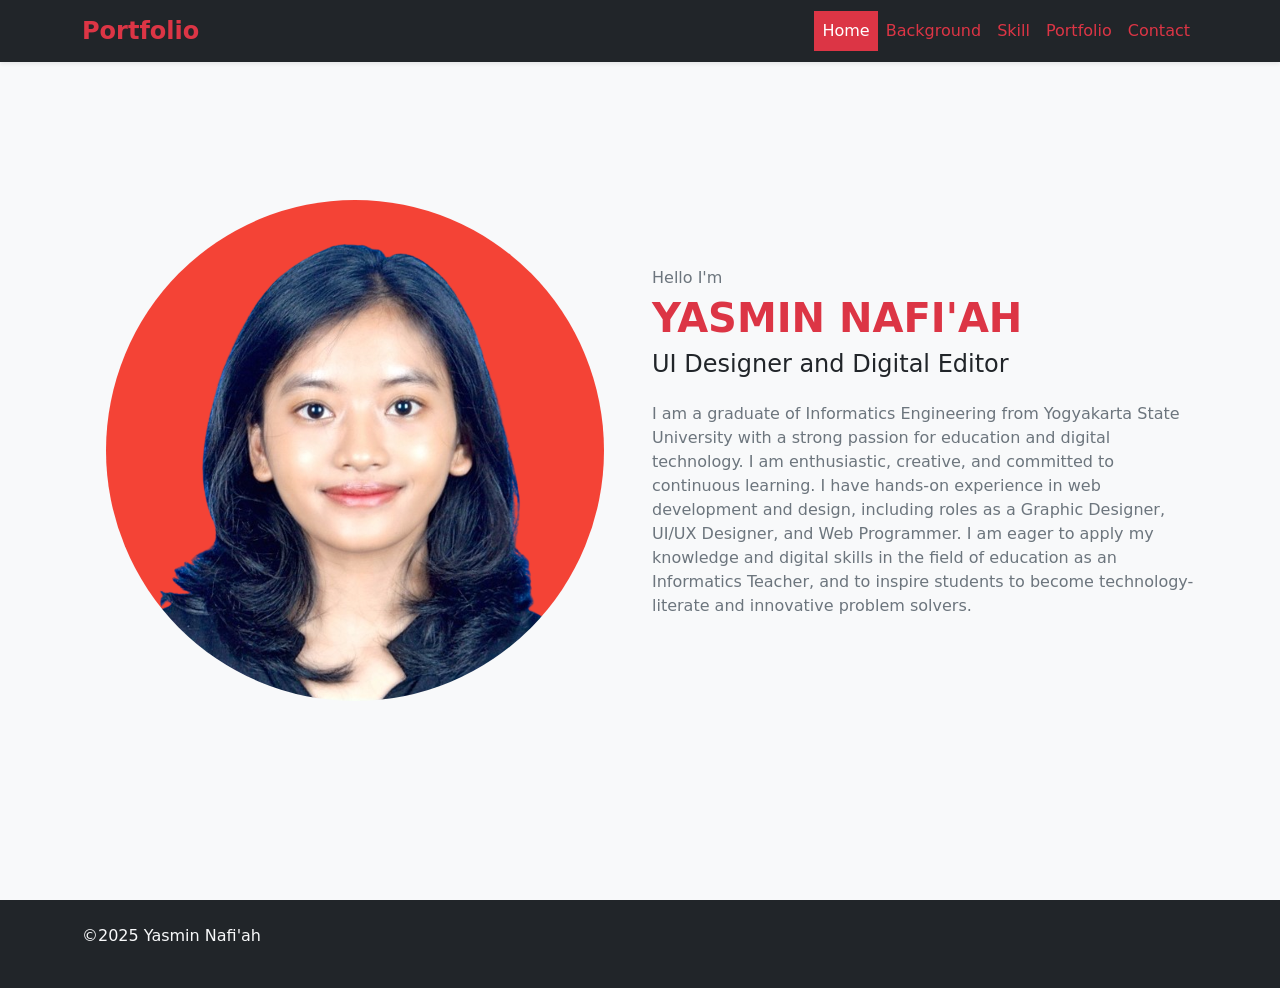
<file: Index.html>
<!DOCTYPE html>
<html lang="en">
<head>
    <meta charset="UTF-8">
    <meta http-equiv="X-UA-Compatible" content="IE=edge">
    <meta name="viewport" content="width=device-width, initial-scale=1.0">

    <title>Yasmin Nafi'ah</title>
    <link rel="stylesheet" href="css/font-awesome.min.css">
    <link rel="stylesheet" href="css/bootstrap.min.css">
    <link rel="stylesheet" href="Style.css">
</head>
<body class="bg-light">
    <!-- Navbar Start -->
    <nav class="navbar navbar-expand-lg navbar-light bg-dark shadow-sm fixed-top">
        <div class="container-lg">
          <a class="navbar-brand text-danger fw-bold fs-4" href="Index.html">Portfolio</a>
          <button class="navbar-toggler" type="button" data-bs-toggle="collapse" data-bs-target="#navbarNavAltMarkup" aria-controls="navbarNavAltMarkup" aria-expanded="false" aria-label="Toggle navigation">
            <span class="navbar-toggler-icon"></span>
          </button>
          <div class="collapse navbar-collapse" id="navbarNavAltMarkup">
            <div class="navbar-nav ms-auto">
              <a class="nav-link active bg-danger text-white" aria-current="page" href="Index.html">Home</a>
              <a class="nav-link text-danger" href="Background.html">Background</a>
              <a class="nav-link text-danger" href="Skill.html">Skill</a>
              <a class="nav-link text-danger" href="Portfolio.html">Portfolio</a>
              <a class="nav-link text-danger" href="Contact.html">Contact</a>
            </div>
          </div>
        </div>
      </nav>
    <!-- Navbar End -->

    <!-- Home Section Start-->
    <section class="home">
        <div class="container-lg">
            <div class="row min-vh-100 align-items-center align-content-center">
                <div class="col-md-6 mt-5 mt-md-0 order-md-first">
                    <div class="home-img text-center">
                        <img src="img/profile.png" class="rounded-circle mw-100" alt="profile img">
                    </div>
                </div>
                <div class="col-md-6 mt-5 mt-md-0 order-md-first">
                    <div class="home-text">
                        <p class="text-muted mb-1">Hello I'm</p>
                        <h1 class="text-danger text-uppercase fs-1 fw-bold">Yasmin Nafi'ah</h1>
                        <h2 class="fs-4">UI Designer and Digital Editor</h2>
                        <p class="mt-4 text-muted">I am a graduate of Informatics Engineering from Yogyakarta State University with a strong passion for education and digital technology. I 
                            am enthusiastic, creative, and committed to continuous learning. I have hands-on experience in web development and design, including 
                            roles as a Graphic Designer, UI/UX Designer, and Web Programmer. I am eager to apply my knowledge and digital skills in the field of 
                            education as an Informatics Teacher, and to inspire students to become technology-literate and innovative problem solvers.</p>
                    </div>
                </div>
            </div>
        </div>
    </section>
    <!-- Home Section End-->

    <!-- Footer Section Start-->
    <section class="bg-dark">
      <div class="container-lg py-4">
          <div class="row">
              <div class="col-xs-12 col-sm-6">
                  <p class="text-light">©2025 Yasmin Nafi'ah</p>
              </div>
          </div>
      </div>
    </section>
    <!-- Footer Section End-->

<script src="js/bootstrap.bundle.min.js"></script>
</body>
</html>
</file>
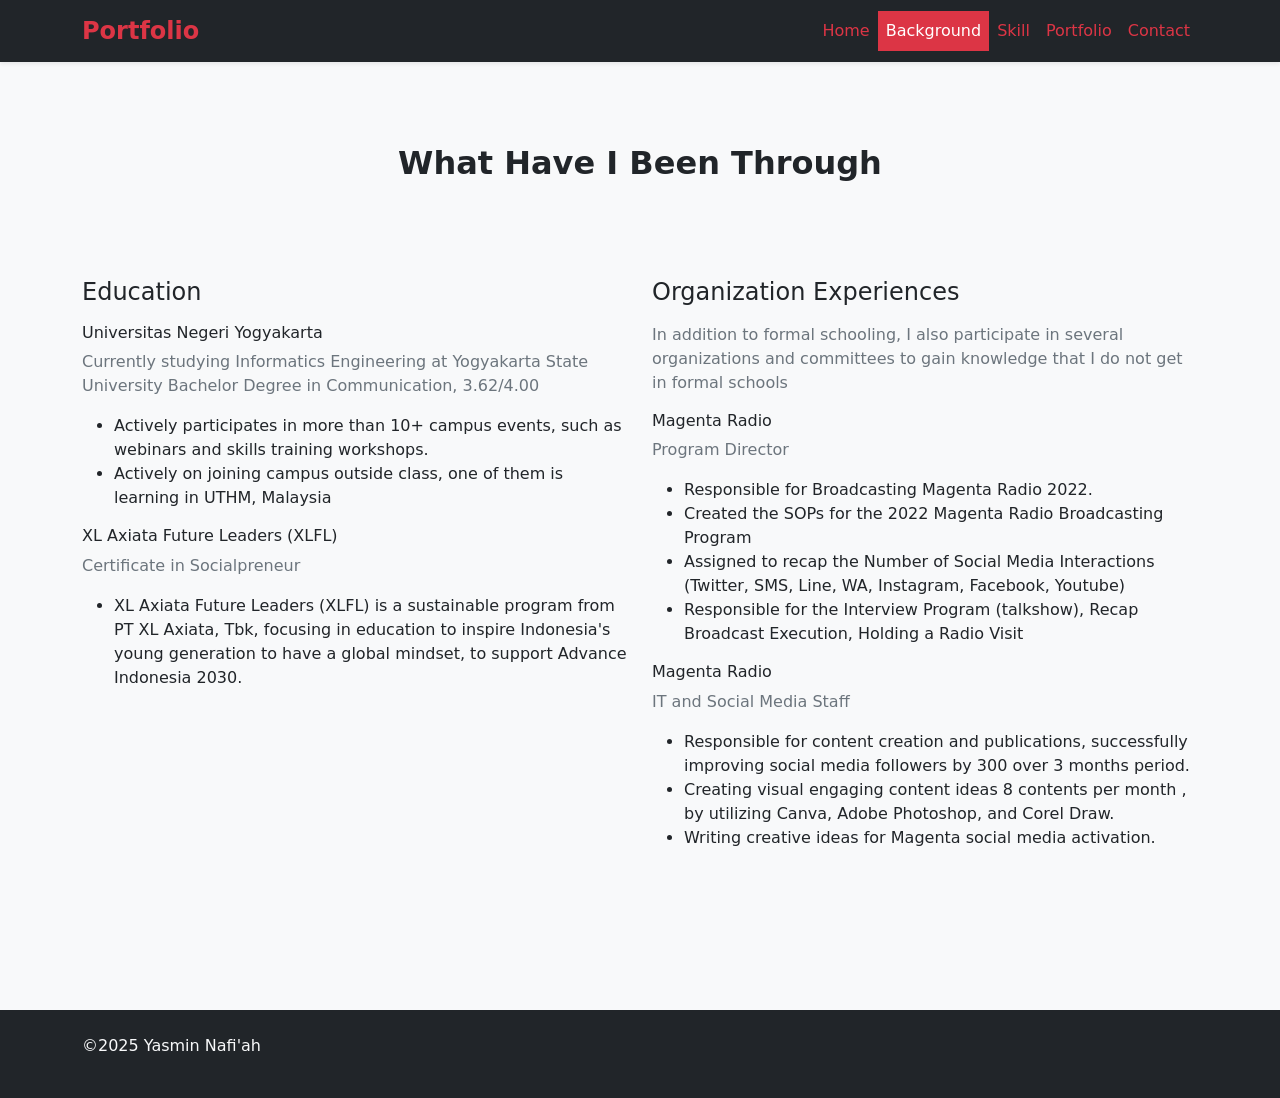
<file: Background.html>
<!DOCTYPE html>
<html lang="en">
<head>
    <meta charset="UTF-8">
    <meta http-equiv="X-UA-Compatible" content="IE=edge">
    <meta name="viewport" content="width=device-width, initial-scale=1.0">

    <title>Yasmin Nafi'ah Portfolio</title>
    <link rel="stylesheet" href="css/font-awesome.min.css">
    <link rel="stylesheet" href="css/bootstrap.min.css">
    <link rel="stylesheet" href="Style.css">
</head>
<body class="bg-light">
    <!-- Navbar Start -->
    <nav class="navbar navbar-expand-lg navbar-light bg-dark shadow-sm fixed-top">
        <div class="container-lg">
          <a class="navbar-brand text-danger fw-bold fs-4" href="Index.html">Portfolio</a>
          <button class="navbar-toggler" type="button" data-bs-toggle="collapse" data-bs-target="#navbarNavAltMarkup" aria-controls="navbarNavAltMarkup" aria-expanded="false" aria-label="Toggle navigation">
            <span class="navbar-toggler-icon"></span>
          </button>
          <div class="collapse navbar-collapse" id="navbarNavAltMarkup">
            <div class="navbar-nav ms-auto">
              <a class="nav-link text-danger" href="Index.html">Home</a> 
              <a class="nav-link active bg-danger text-white" aria-current="page" href="Background.html">Background</a>
              <a class="nav-link text-danger" href="Skill.html">Skill</a>
              <a class="nav-link text-danger" href="Portfolio.html">Portfolio</a>
              <a class="nav-link text-danger" href="Contact.html">Contact</a>
            </div>
          </div>
        </div>
      </nav>
    <!-- Navbar End -->

    <!-- About Section Start-->
    <section class="about py-5" id="about">
        <div class="container-lg py-5">
            <div class="row justify-content-center py-5">
                <div class="col-lg-8">
                    <div class="section-tittle text-center">
                        <h2 class="fw-bold mb-5">What Have I Been Through</h2>
                    </div>
                </div>
            </div>
            <div class="row">
                <div class="col-md-6">
                    <div class="about-text">
                        <h3 class="fs-4 mb-3">Education</h3>
                    </div>
                        <ul style="padding-left: 0px;">
                            <h6>Universitas Negeri Yogyakarta</h6>
                            <p class="text-muted"> Currently studying Informatics Engineering at Yogyakarta State University Bachelor Degree in Communication, 3.62/4.00 
                            </p>
                        </ul>
                        <ul class="list-style">
                           
                            <li>Actively participates in more than 10+ campus events, such as webinars and skills training workshops.</li> 
                            <li>Actively on joining campus outside class, one of them is learning in UTHM, Malaysia</li>
                        </ul>

                        <ul style="padding-left: 0px;">
                            <h6>XL Axiata Future Leaders (XLFL)</h6>
                            <p class="text-muted"> Certificate in Socialpreneur
                            </p>
                        </ul>
                        <ul class="list-style">
                           
                            <li>XL Axiata Future Leaders (XLFL) is a sustainable program from PT XL Axiata, Tbk, focusing in education to inspire Indonesia's young 
                                generation to have a global mindset, to support Advance Indonesia 2030. </li> 
                        </ul>                        
                </div>
                <div class="col-md-6 pb-5">
                    <div class="about-text">
                        <h3 class="fs-4 mb-3">Organization Experiences</h3>
                        <p class="text-muted">In addition to formal schooling, I also participate in several organizations and committees to gain knowledge that I do not get in formal schools</p>
                    </div>
                        <ul style="padding-left: 0px;">
                            <h6>Magenta Radio</h6>
                            <p class="text-muted"> Program Director </p>
                        </ul>
                        <ul class="list-style">
                            <li>Responsible for Broadcasting Magenta Radio 2022.</li> 
                            <li>Created the SOPs for the 2022 Magenta Radio Broadcasting Program</li>
                            <li>Assigned to recap the Number of Social Media Interactions (Twitter, SMS, Line, WA, Instagram, Facebook, Youtube)                            </li>
                            <li>Responsible for the Interview Program (talkshow), Recap Broadcast Execution, Holding a Radio Visit</li>
                        </ul>
                        
                        <ul style="padding-left: 0px;">
                            <h6>Magenta Radio</h6>
                            <p class="text-muted"> IT and Social Media Staff </p>
                        </ul>
                        <ul class="list-style">
                            <li>Responsible for content creation and publications, successfully improving social media followers by 300 over 3 months period.</li> 
                            <li>Creating visual engaging content ideas 8 contents per month , by utilizing Canva, Adobe Photoshop, and Corel Draw.</li>
                            <li>Writing creative ideas for Magenta social media activation.</li>
                        </ul>
                </div>
            </div>
            
        </div>
    </section>
    <section class="freelancer-available bg-dark">
       
    </section>
    <!-- About Section End-->

    <!-- Footer Section Start-->
    <section class="bg-dark">
        <div class="container-lg py-4">
            <div class="row">
                <div class="col-xs-12 col-sm-6">
                    <p class="text-light">©2025 Yasmin Nafi'ah</p>
                </div>
            </div>
        </div>
      </section>
    <!-- Footer Section End-->

<script src="js/bootstrap.bundle.min.js"></script>
</body>
</html>
</file>
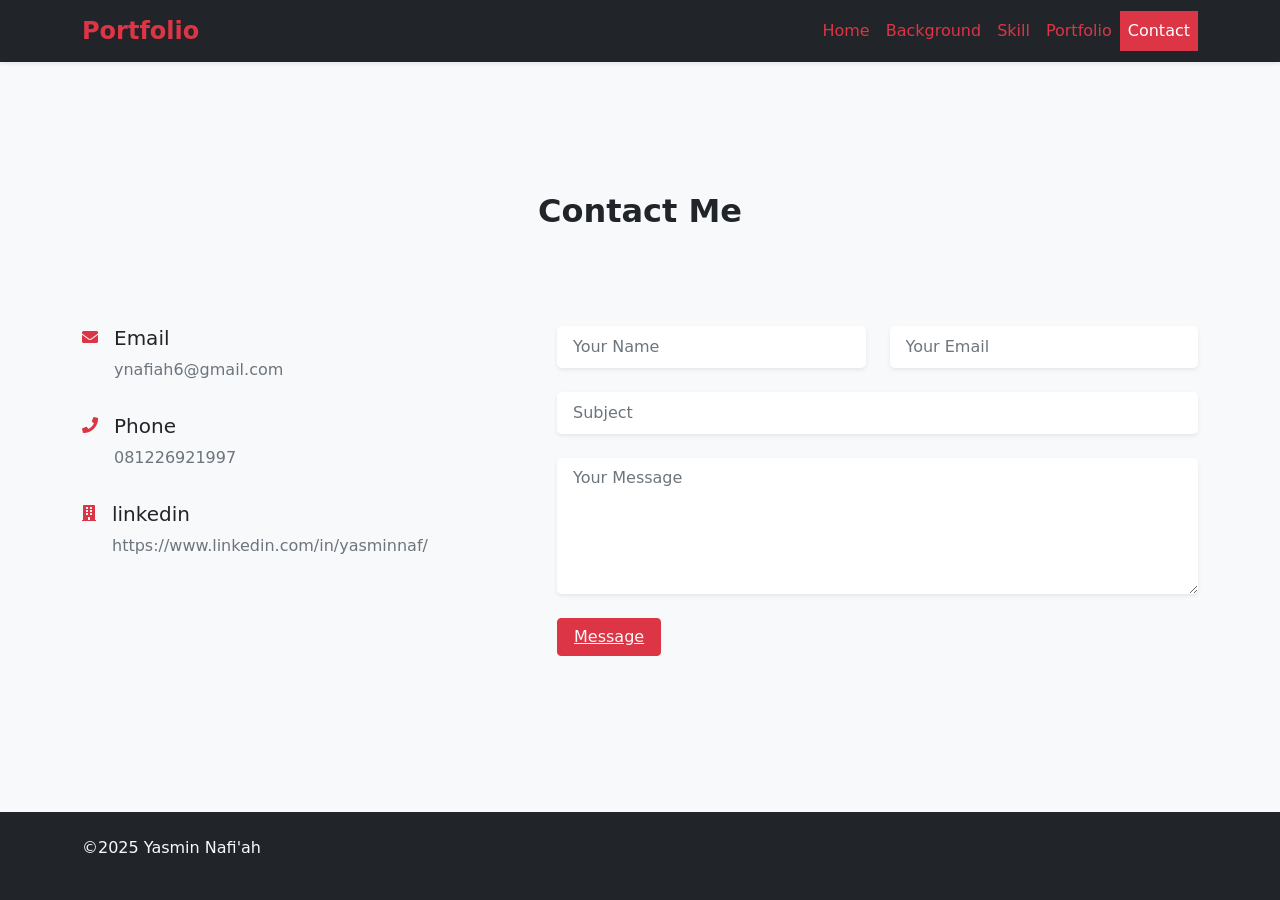
<file: Contact.html>
<!DOCTYPE html>
<html lang="en">
<head>
    <meta charset="UTF-8">
    <meta http-equiv="X-UA-Compatible" content="IE=edge">
    <meta name="viewport" content="width=device-width, initial-scale=1.0">

    <title>Yasmin Nafi'ah Portfolio</title>
    <link rel="stylesheet" href="css/font-awesome.min.css">
    <link rel="stylesheet" href="css/bootstrap.min.css">
</head>
<body class="bg-light">
    <!-- Navbar Start -->
    <nav class="navbar navbar-expand-lg navbar-light bg-dark shadow-sm fixed-top">
        <div class="container-lg">
          <a class="navbar-brand text-danger fw-bold fs-4" href="Index.html">Portfolio</a>
          <button class="navbar-toggler" type="button" data-bs-toggle="collapse" data-bs-target="#navbarNavAltMarkup" aria-controls="navbarNavAltMarkup" aria-expanded="false" aria-label="Toggle navigation">
            <span class="navbar-toggler-icon"></span>
          </button>
          <div class="collapse navbar-collapse" id="navbarNavAltMarkup">
            <div class="navbar-nav ms-auto">
              <a class="nav-link text-danger" href="Index.html">Home</a> 
              <a class="nav-link text-danger" href="Background.html">Background</a>
              <a class="nav-link text-danger" href="Skill.html">Skill</a>
              <a class="nav-link text-danger" href="Portfolio.html">Portfolio</a>
              <a class="nav-link active bg-danger text-white" aria-current="page" href="Contact.html">Contact</a>
            </div>
          </div>
        </div>
      </nav>
    <!-- Navbar End -->

    <!-- Contact Section Start-->
    <section class="contact my-5 py-5" id=""contact>
      <div class="container-lg py-5">
        <div class="row justify-content-center py-5">
          <div class="col-lg-8">
            <div class="section-tittle text-center">
              <h2 class="fw-bold mb-5">Contact Me</h2>
            </div>
          </div>
        </div>
        <div class="row">
          <div class="col-md-5">
            <div class="contact-item d-flex mb-3">
              <div class="icon">
                <i class="fas fa-envelope text-danger"></i>
              </div>
              <div class="text ms-3">
                <h3 class="fs-5">Email</h3>
                <p class="text-muted">ynafiah6@gmail.com</p>
              </div>
            </div>
            <div class="contact-item d-flex mb-3">
              <div class="icon">
                <i class="fas fa-phone text-danger"></i>
              </div>
              <div class="text ms-3">
                <h3 class="fs-5">Phone</h3>
                <p class="text-muted">081226921997</p>
              </div>
            </div>
            <div class="contact-item d-flex mb-3">
              <div class="icon">
                <i class="fas fa-building text-danger"></i>
              </div>
              <div class="text ms-3">
                <h3 class="fs-5">linkedin</h3>
                <p class="text-muted">https://www.linkedin.com/in/yasminnaf/</p>
              </div>
            </div>
          </div>
          <div class="col-md-7">
            <div class="contact-form">
              <form>
                <div class="row">
                  <div class="col-lg-6 mb-4">
                    <input type="text" placeholder="Your Name" class="form-control form-control-lg fs-6 border-0 shadow-sm">
                  </div>
                  <div class="col-lg-6 mb-4">
                    <input type="text" placeholder="Your Email" class="form-control form-control-lg fs-6 border-0 shadow-sm">
                  </div>
                </div>
                <div class="row">
                    <div class="col-lg-12 mb-4">
                      <input type="text" placeholder="Subject" class="form-control form-control-lg fs-6 border-0 shadow-sm">
                    </div>
                </div>
                <div class="row">
                    <div class="col-lg-12 mb-4">
                      <textarea rows="5" placeholder="Your Message" class="form-control form-control-lg fs-6 border-0 shadow-sm"></textarea>
                    </div>
                </div>
                <div class="row">
                  <div class="col-lg-12">
                    <button type="submit" class="btn btn-danger px-3"><a href="mailto:ynafiah6@gmail.com" class="text-light">Message</a></button>
                  </div>
                </div>
              </form>
            </div>  
          </div>
        </div>
      </div>
    </section>
    <!--Contact Section End-->

    <!-- Footer Section Start-->
    <section class="bg-dark fixed-bottom">
      <div class="container-lg py-4">
          <div class="row">
              <div class="col-xs-12 col-sm-6">
                  <p class="text-light">©2025 Yasmin Nafi'ah</p>
              </div>
          </div>
      </div>
    </section>
    <!-- Footer Section End-->

<script src="js/bootstrap.bundle.min.js"></script>
</body>
</html>
</file>
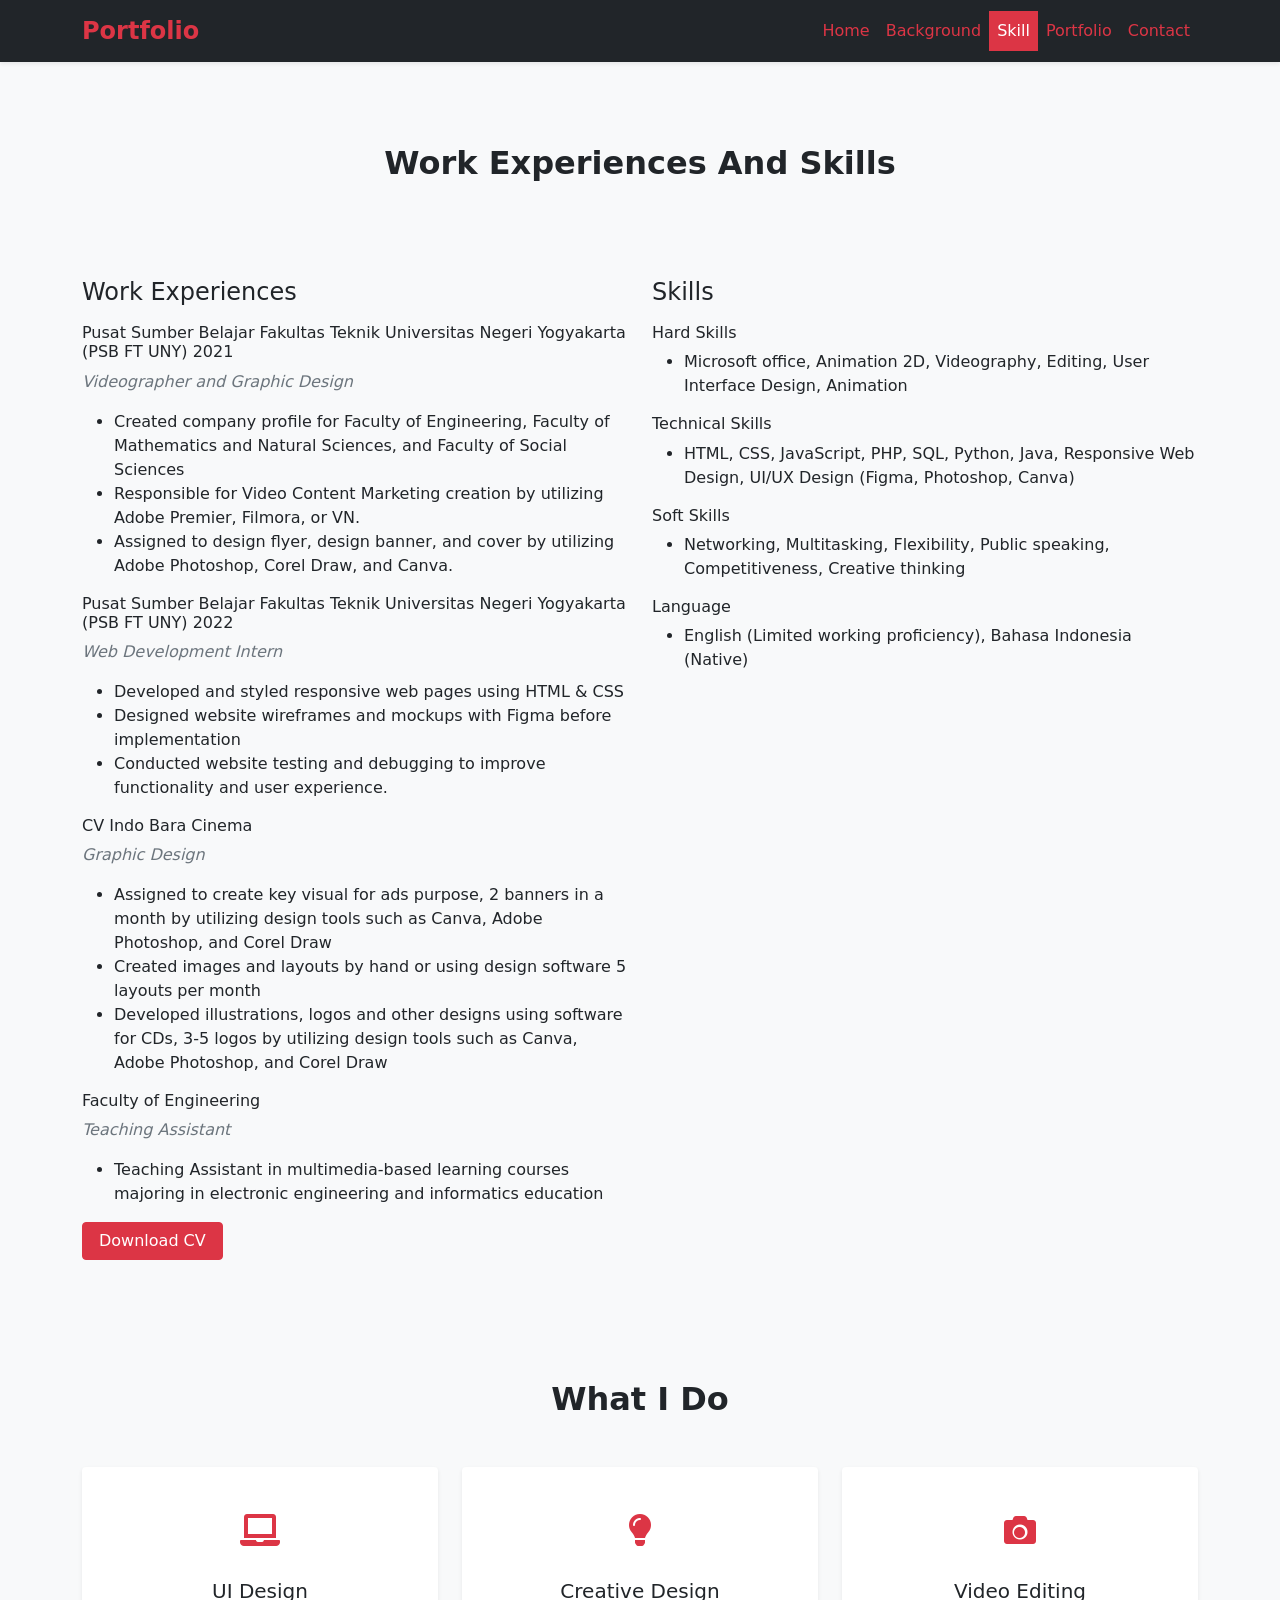
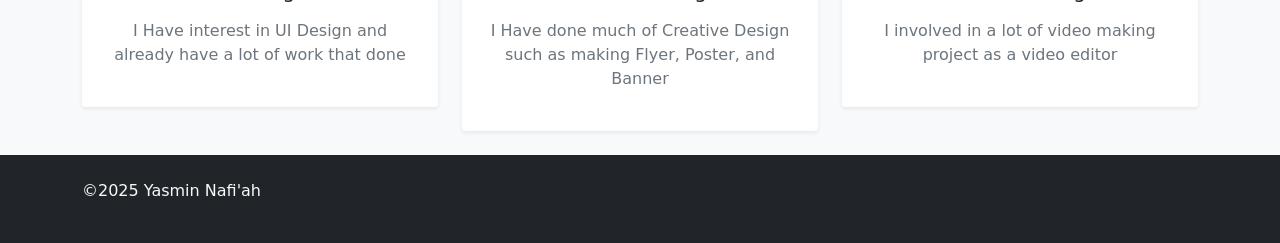
<file: Skill.html>
<!DOCTYPE html>
<html lang="en">
<head>
    <meta charset="UTF-8">
    <meta http-equiv="X-UA-Compatible" content="IE=edge">
    <meta name="viewport" content="width=device-width, initial-scale=1.0">

    <title>Yasmin Nafi'ah Portfolio</title>
    <link rel="stylesheet" href="css/font-awesome.min.css">
    <link rel="stylesheet" href="css/bootstrap.min.css">
    <link rel="stylesheet" href="Style.css">
</head>
<body class="bg-light">
    <!-- Navbar Start -->
    <nav class="navbar navbar-expand-lg navbar-light bg-dark shadow-sm fixed-top">
        <div class="container-lg">
          <a class="navbar-brand text-danger fw-bold fs-4" href="Index.html">Portfolio</a>
          <button class="navbar-toggler" type="button" data-bs-toggle="collapse" data-bs-target="#navbarNavAltMarkup" aria-controls="navbarNavAltMarkup" aria-expanded="false" aria-label="Toggle navigation">
            <span class="navbar-toggler-icon"></span>
          </button>
          <div class="collapse navbar-collapse" id="navbarNavAltMarkup">
            <div class="navbar-nav ms-auto">
              <a class="nav-link text-danger" href="Index.html">Home</a>
              <a class="nav-link text-danger" href="Background.html">Background</a>
              <a class="nav-link active bg-danger text-white" aria-current="page" href="Skill.html">Skill</strong></a>
              <a class="nav-link text-danger" href="Portfolio.html">Portfolio</a>
              <a class="nav-link text-danger" href="Contact.html">Contact</a>
            </div>
          </div>
        </div>
      </nav>
    <!-- Navbar End -->

    <!-- About Section Start-->
    <section class="about py-5" id="about">
        <div class="container-lg py-5">
            <div class="row justify-content-center py-5">
                <div class="col-lg-8">
                    <div class="section-tittle text-center">
                        <h2 class="fw-bold mb-5">Work Experiences And Skills</h2>
                    </div>
                </div>
            </div>
            <div class="row">
                <div class="col-md-6">
                    <div class="about-text">
                        <h3 class="fs-4 mb-3">Work Experiences</h3>
                        <ul style="padding-left: 0px;">
                            <h6>Pusat Sumber Belajar Fakultas Teknik Universitas Negeri Yogyakarta (PSB FT UNY) 2021</h6>
                            <p class="text-muted"> <em> Videographer and Graphic Design</em>
                            </p>
                        </ul>
                        <ul class="list-style">
                           
                            <li>Created company profile for Faculty of Engineering, Faculty of Mathematics and Natural Sciences, and Faculty of Social Sciences</li> 
                            <li>Responsible for Video Content Marketing creation by utilizing Adobe Premier, Filmora, or VN.</li>
                            <li>Assigned to design flyer, design banner, and cover by utilizing Adobe Photoshop, Corel Draw, and Canva.</li>
                        </ul>
                        <h6>Pusat Sumber Belajar Fakultas Teknik Universitas Negeri Yogyakarta (PSB FT UNY) 2022</h6>
                            <p class="text-muted"> <em> Web Development Intern </em>
                            </p>
                        </ul>
                        <ul class="list-style">
                           
                            <li>Developed and styled responsive web pages using HTML & CSS</li> 
                            <li>Designed website wireframes and mockups with Figma before implementation</li>
                            <li>Conducted website testing and debugging to improve functionality and user experience.</li>
                        </ul>
                        

                        <ul style="padding-left: 0px;">
                            <h6> CV Indo Bara Cinema </h6>
                            <p class="text-muted"><em>Graphic Design</em> 
                            </p>
                        </ul>
                        <ul class="list-style">
                           
                            <li>Assigned to create key visual for ads purpose, 2 banners in a month by utilizing design tools such as Canva, Adobe Photoshop, and 
                                Corel Draw </li> 
                            <li>Created images and layouts by hand or using design software 5 layouts per month </li> 
                            <li>Developed illustrations, logos and other designs using software for CDs, 3-5 logos by utilizing design tools such as Canva, Adobe 
                                Photoshop, and Corel Draw </li>   
                        </ul>  
                        
                            <ul style="padding-left: 0px;">
                            <h6> Faculty of Engineering </h6>
                            <p class="text-muted"><em> Teaching Assistant </em> 
                            </p>
                        </ul>
                        <ul class="list-style">
                           
                            <li>Teaching Assistant in multimedia-based learning courses majoring in electronic engineering and informatics education</li> 

                        </ul>  
                    </div>
                    
                    <div class="row">
                            <div class="col-lg-12 d-flex align-items-center">
                                <a href="https://drive.google.com/file/d/1WLG0slsYliDo32q2toj4D7HfqUiLmk94/view?usp=sharing" target="_blank" class="btn px-3 btn-danger me-5">Download CV</a>
                        </div>
                    </div>
                </div>
                <div class="col-md-6 pb-5">
                    <div class="about-text">
                        <h3 class="fs-4 mb-3">Skills</h3>

                        <h6>Hard Skills</h6>
                        <ul class="list-style">
                            <li>Microsoft office, Animation 2D, Videography, Editing, User Interface Design, Animation</li>   
                        </ul>
                        
                        <h6>Technical Skills</h6>
                        <ul class="list-style">
                            <li>  HTML, CSS, JavaScript, PHP, SQL, Python, Java, Responsive Web Design, UI/UX Design (Figma, Photoshop, Canva) </li>   
                        </ul>
                        
                        <h6>Soft Skills</h6>
                        <ul class="list-style">
                            <li>Networking, Multitasking, Flexibility, Public speaking, Competitiveness, Creative thinking</li>   
                        </ul>  

                        <h6>Language</h6>
                        <ul class="list-style">
                            <li>English (Limited working proficiency), Bahasa Indonesia (Native)</li>   
                        </ul>  
                    </div>
                    </div>
                </div>
            </div>
        </div>
    </section>
    <!-- About Section End-->

    <!-- Service Section Start-->
    <section class="services" id="services">
        <div class="container-lg py-4 pd-5">
            <div class="row justify-content-center">
                <div class="col-lg-8">
                    <div class="section-tittle text-center">
                        <h2 class="fw-bold mb-5">What I Do</h2>
                    </div>
                </div>
            </div>
            <div class="row text-center">
                <div class="col-md-6 col-lg-4">
                    <div class="service-item shadow-sm p-4 rounded bg-white">
                        <div class="icon my-3 text-danger fs-2">
                            <i class="fas fa-laptop"></i>
                        </div>
                        <h3 class="fs-5 py-2">UI Design</h3>
                        <p class="text-muted">I Have interest in UI Design and already have a lot of work that done</p>
                    </div>
                </div>
                <div class="col-md-6 col-lg-4">
                    <div class="service-item shadow-sm p-4 rounded bg-white">
                        <div class="icon my-3 text-danger fs-2">
                            <i class="fas fa-lightbulb"></i>
                        </div>
                        <h3 class="fs-5 py-2">Creative Design</h3>
                        <p class="text-muted">I Have done much of Creative Design such as making Flyer, Poster, and Banner</p>
                    </div>
                </div>
                <div class="col-md-6 col-lg-4">
                    <div class="service-item shadow-sm p-4 rounded bg-white">
                        <div class="icon my-3 text-danger fs-2">
                            <i class="fas fa-camera"></i>
                        </div>
                        <h3 class="fs-5 py-2">Video Editing</h3>
                        <p class="text-muted">I involved in a lot of video making project as a video editor</p>
                    </div>
                </div>
            </div>
        </div>
    </section>
    <!-- Service Section Start-->

    <!-- Footer Section Start-->
    <section class="bg-dark">
        <div class="container-lg py-4">
            <div class="row">
                <div class="col-xs-12 col-sm-6">
                    <p class="text-light">©2025 Yasmin Nafi'ah</p>
                </div>
            </div>
        </div>
      </section>
    <!-- Footer Section End-->

<script src="js/bootstrap.bundle.min.js"></script>
</body>
</html>
</file>
<file: Style.css>
.inner {
    overflow: hidden;
}

.inner img {
    transition: all 1.5s ease;
}

.inner:hover img {
    transform: scale(1.5);
}
</file>
